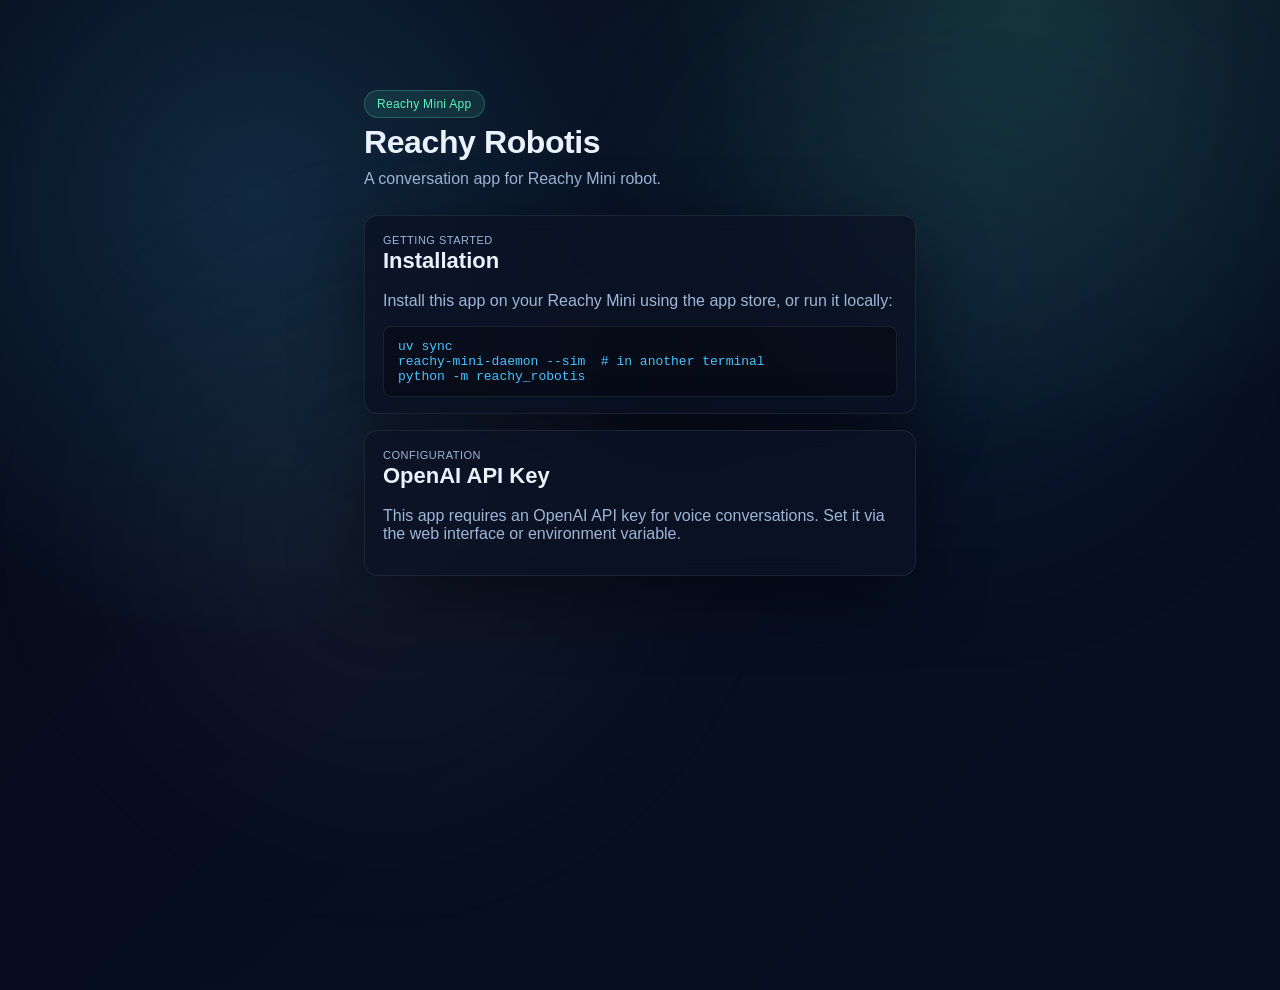
<file: index.html>
<!doctype html>
<html lang="en">
  <head>
    <meta charset="utf-8" />
    <meta name="viewport" content="width=device-width, initial-scale=1" />
    <title>Reachy Robotis</title>
    <link rel="stylesheet" href="style.css" />
  </head>
  <body>
    <div class="ambient"></div>
    <div class="container">
      <header class="hero">
        <div class="pill">Reachy Mini App</div>
        <h1>Reachy Robotis</h1>
        <p class="subtitle">A conversation app for Reachy Mini robot.</p>
      </header>

      <div class="panel">
        <div class="panel-heading">
          <div>
            <p class="eyebrow">Getting Started</p>
            <h2>Installation</h2>
          </div>
        </div>
        <p class="muted">Install this app on your Reachy Mini using the app store, or run it locally:</p>
        <pre><code>uv sync
reachy-mini-daemon --sim  # in another terminal
python -m reachy_robotis</code></pre>
      </div>

      <div class="panel">
        <div class="panel-heading">
          <div>
            <p class="eyebrow">Configuration</p>
            <h2>OpenAI API Key</h2>
          </div>
        </div>
        <p class="muted">This app requires an OpenAI API key for voice conversations. Set it via the web interface or environment variable.</p>
      </div>
    </div>
  </body>
</html>
</file>
<file: style.css>
:root {
  --bg: #060b1a;
  --bg-2: #071023;
  --panel: rgba(11, 18, 36, 0.8);
  --border: rgba(255, 255, 255, 0.08);
  --text: #eaf2ff;
  --muted: #9fb6d7;
  --accent: #45c4ff;
  --accent-2: #5ef0c1;
  --shadow: 0 20px 70px rgba(0, 0, 0, 0.45);
}

* { box-sizing: border-box; }
body {
  margin: 0;
  min-height: 100vh;
  font-family: "Space Grotesk", "Inter", "Segoe UI", sans-serif;
  background: radial-gradient(circle at 20% 20%, rgba(69, 196, 255, 0.16), transparent 35%),
              radial-gradient(circle at 80% 0%, rgba(94, 240, 193, 0.16), transparent 32%),
              linear-gradient(135deg, var(--bg), var(--bg-2));
  color: var(--text);
}

.ambient {
  position: fixed;
  inset: 0;
  background: radial-gradient(circle at 30% 60%, rgba(255, 255, 255, 0.05), transparent 35%),
              radial-gradient(circle at 75% 30%, rgba(69, 196, 255, 0.08), transparent 32%);
  filter: blur(60px);
  z-index: 0;
  pointer-events: none;
}

.container {
  position: relative;
  max-width: 600px;
  margin: 10vh auto;
  padding: 0 24px 40px;
  z-index: 1;
}

.hero {
  margin-bottom: 24px;
}
.hero h1 {
  margin: 6px 0 6px;
  font-size: 32px;
  letter-spacing: -0.4px;
}
.subtitle {
  margin: 0;
  color: var(--muted);
  line-height: 1.5;
}
.pill {
  display: inline-flex;
  align-items: center;
  gap: 6px;
  padding: 6px 12px;
  border-radius: 999px;
  background: rgba(94, 240, 193, 0.1);
  color: var(--accent-2);
  font-size: 12px;
  letter-spacing: 0.3px;
  border: 1px solid rgba(94, 240, 193, 0.25);
}

.panel {
  background: var(--panel);
  border: 1px solid var(--border);
  border-radius: 14px;
  padding: 18px 18px 16px;
  box-shadow: var(--shadow);
  backdrop-filter: blur(10px);
  margin-top: 16px;
}
.panel-heading {
  display: flex;
  align-items: center;
  justify-content: space-between;
  gap: 12px;
  margin-bottom: 8px;
}
.panel-heading h2 {
  margin: 2px 0;
  font-size: 22px;
}
.eyebrow {
  margin: 0;
  text-transform: uppercase;
  font-size: 11px;
  letter-spacing: 0.5px;
  color: var(--muted);
}
.muted { color: var(--muted); }

pre {
  background: rgba(0, 0, 0, 0.3);
  border: 1px solid var(--border);
  border-radius: 8px;
  padding: 12px 14px;
  overflow-x: auto;
  margin: 12px 0 0;
}
code {
  font-family: "SF Mono", "Fira Code", monospace;
  font-size: 13px;
  color: var(--accent);
}

@media (max-width: 760px) {
  .hero h1 { font-size: 26px; }
}
</file>
